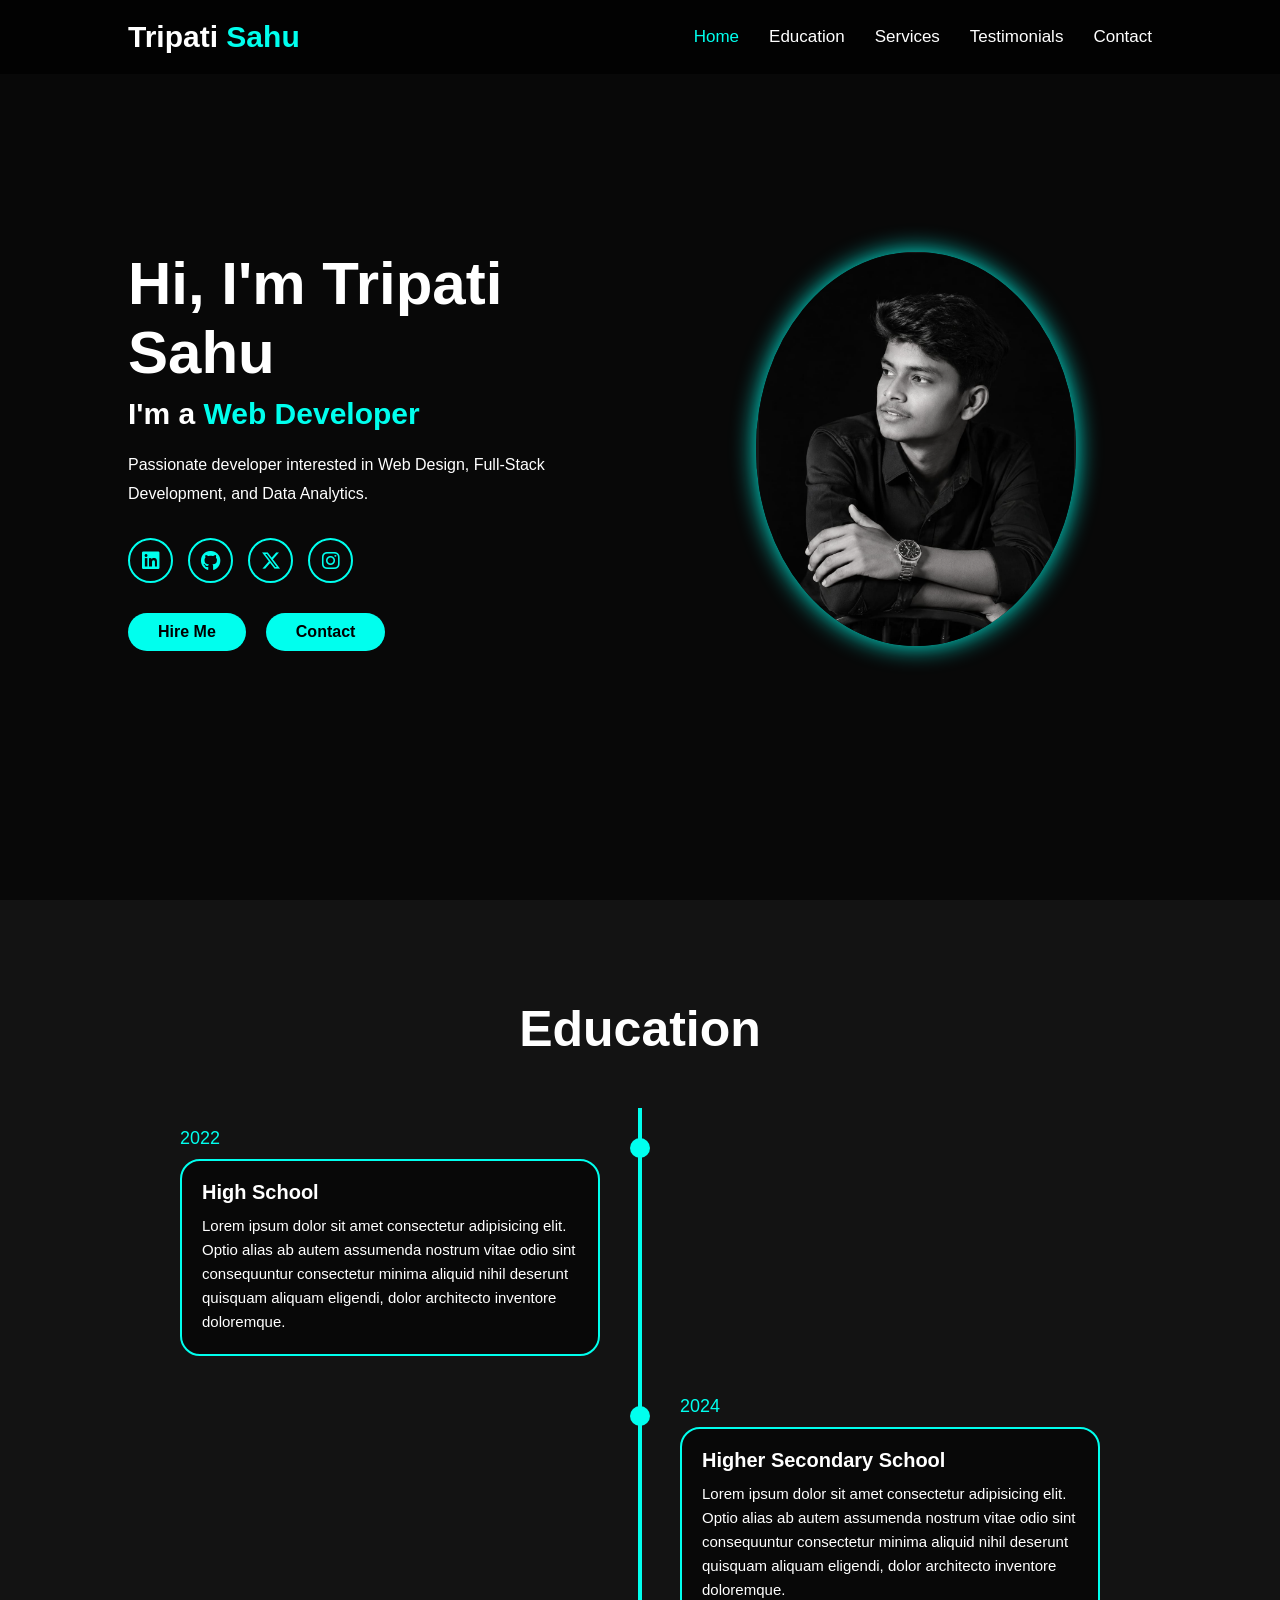
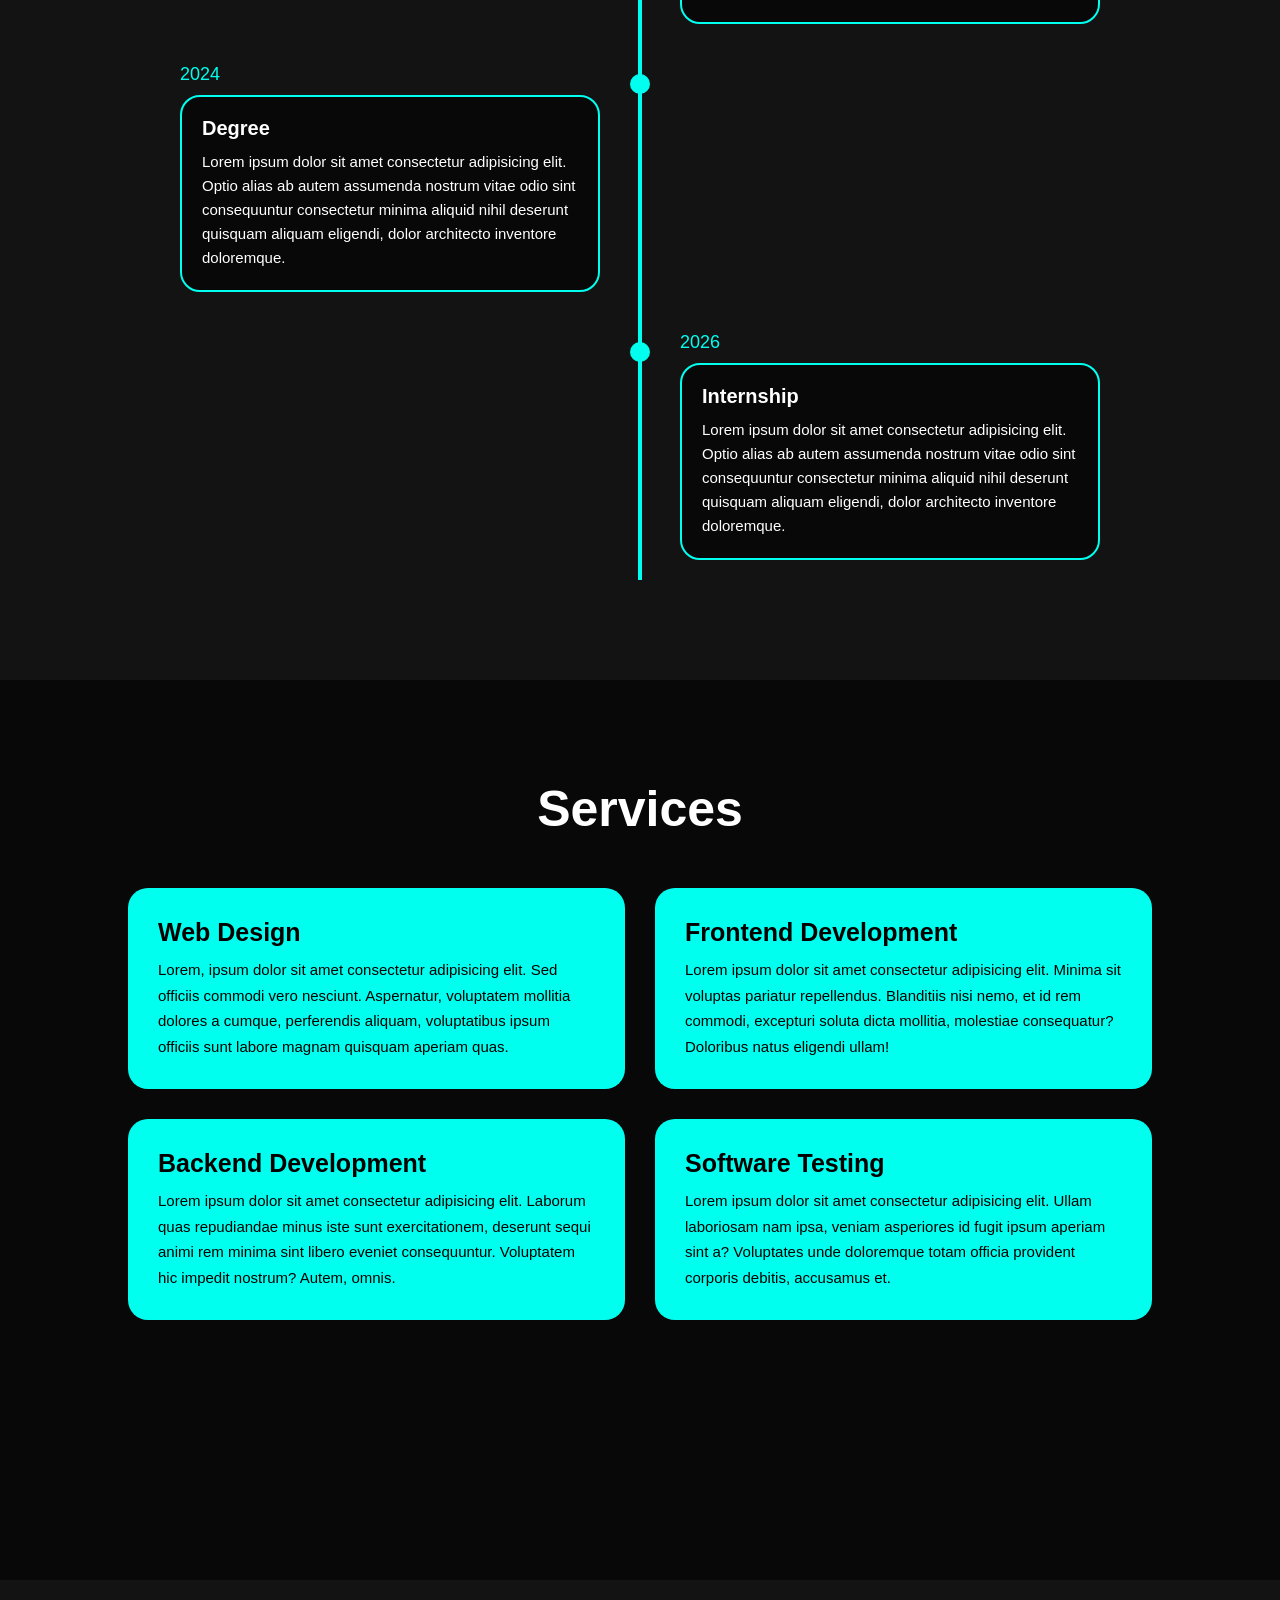
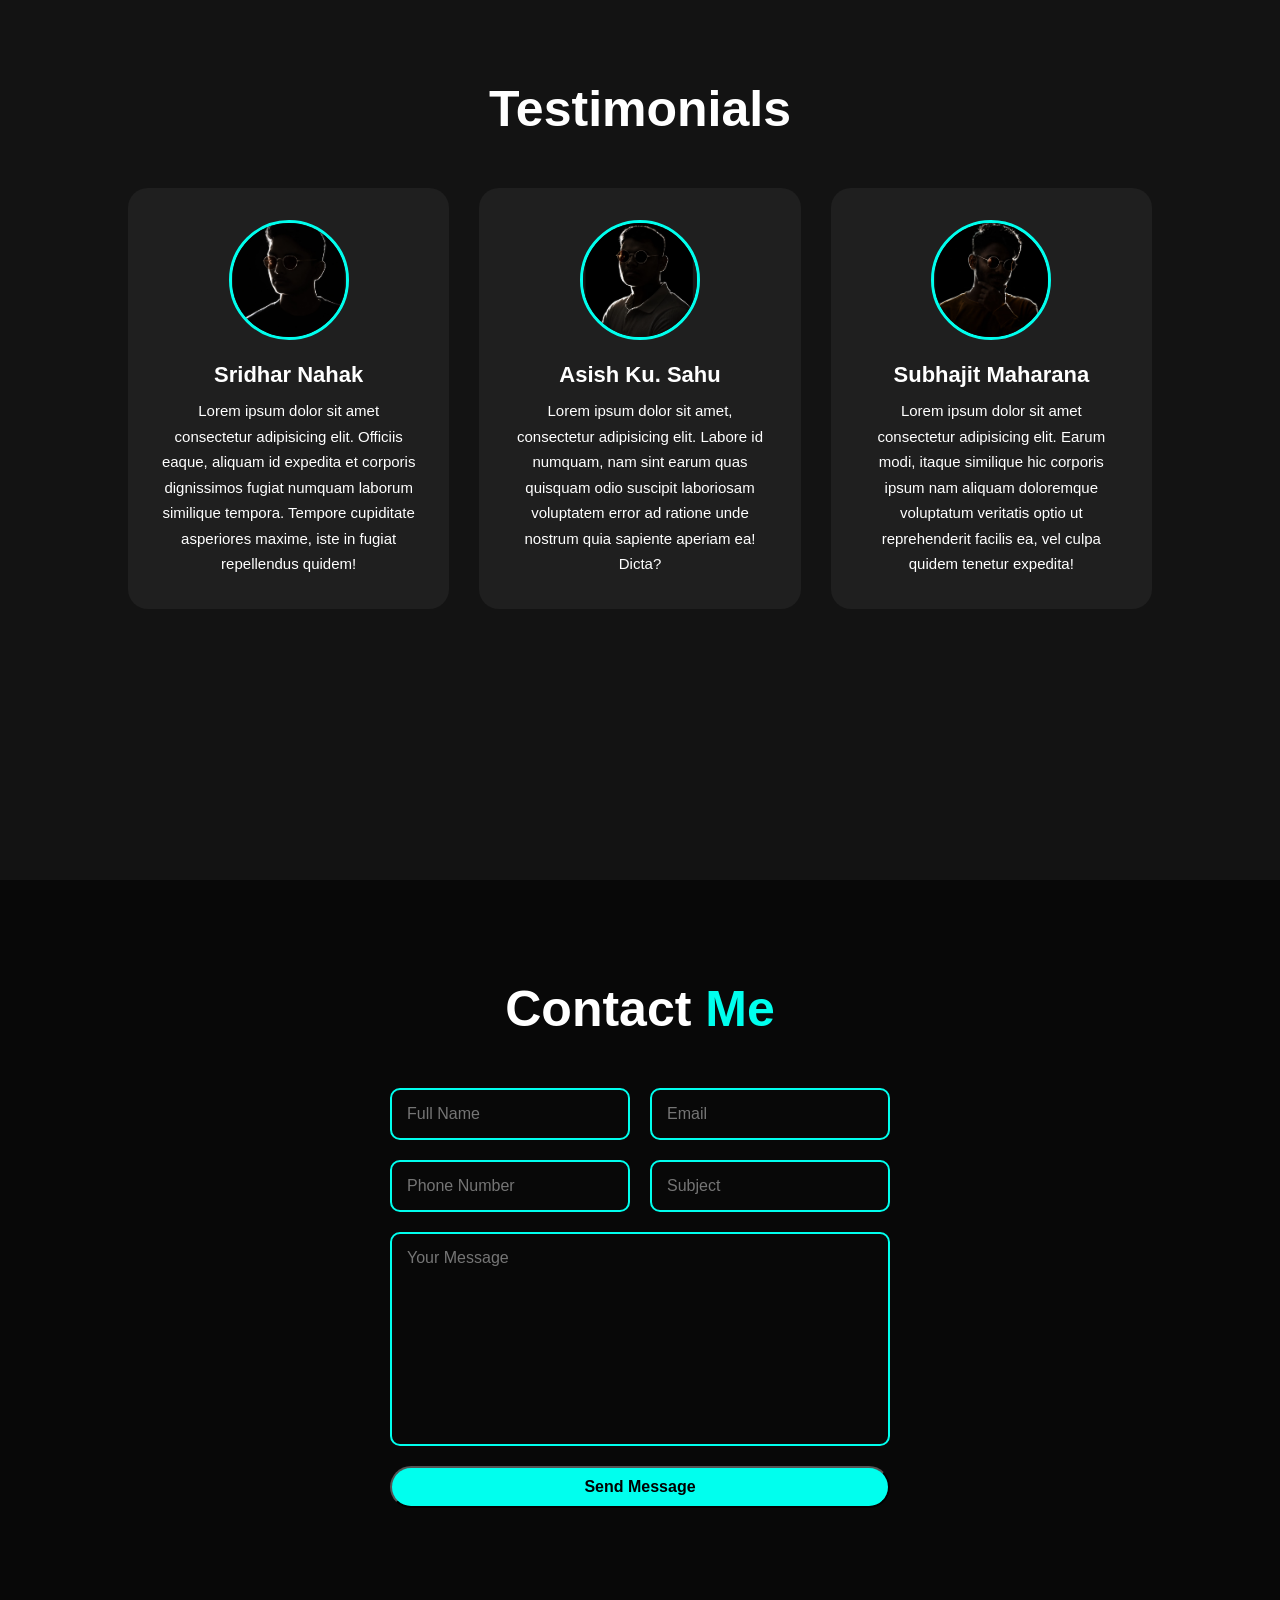
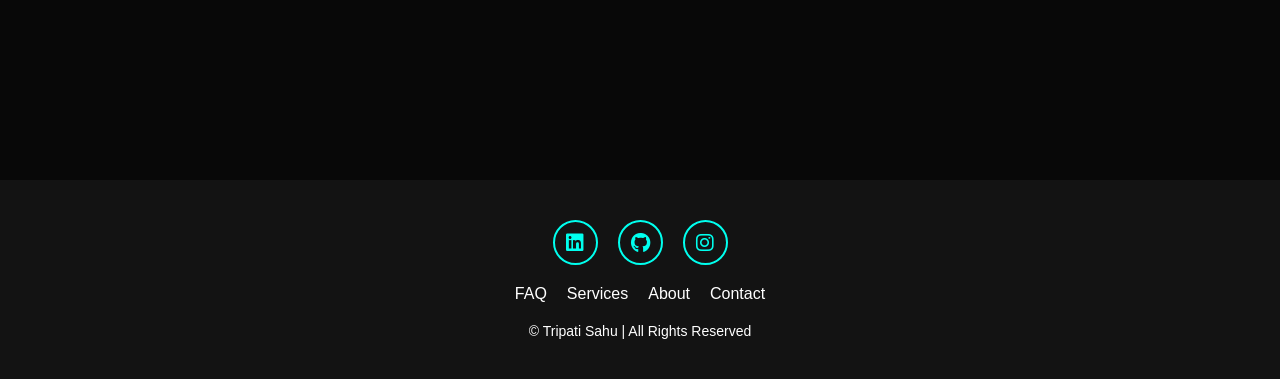
<file: index.html>
<!DOCTYPE html>
<html lang="en">
<head>
  <meta charset="UTF-8" />
  <meta name="viewport" content="width=device-width, initial-scale=1.0"/>
  <title>Responsive Portfolio</title>
   <link rel="stylesheet" href="portfolio2.css">
  <link rel="stylesheet"
  href="https://cdnjs.cloudflare.com/ajax/libs/font-awesome/6.5.1/css/all.min.css"/>

  
</head>

<body>

  <!-- HEADER -->

  <header class="header">

    <a href="#" class="logo">
      Tripati <span>Sahu</span>
    </a>

    <i class="fa-solid fa-bars" id="menu-icon"></i>

    <nav class="navbar">
      <a href="#home" class="active">Home</a>
      <a href="#education">Education</a>
      <a href="#services">Services</a>
      <a href="#testimonials">Testimonials</a>
      <a href="#contact">Contact</a>
    </nav>

  </header>

  <!-- HOME -->

  <section class="home" id="home">

    <div class="home-content">

      <h1>Hi, I'm Tripati Sahu</h1>

      <h3>I'm a <span>Web Developer</span></h3>

      <p>
        Passionate developer interested in Web Design,
        Full-Stack Development, and Data Analytics.
      </p>

      <div class="social-icons">
        <a href="#"><i class="fa-brands fa-linkedin"></i></a>
        <a href="#"><i class="fa-brands fa-github"></i></a>
        <a href="#"><i class="fa-brands fa-x-twitter"></i></a>
        <a href="#"><i class="fa-brands fa-instagram"></i></a>
      </div>

      <div class="btn-group">
        <a href="#" class="btn">Hire Me</a>
        <a href="#" class="btn">Contact</a>
      </div>

    </div>

    <div class="home-img">
      <img src="personal.png" alt="">
    </div>

  </section>

  <!-- EDUCATION -->

  <section class="education" id="education">



    <h2 class="heading">Education</h2>

        <div class="timeline-items">

            <div class="timeline-item">
                <div class="timeline-dot"></div>
                <div class="timeline-date">2022</div>
                <div class="timeline-content"><h3>High School</h3><p>Lorem ipsum dolor sit amet consectetur adipisicing elit. Optio alias ab autem assumenda nostrum vitae odio sint consequuntur consectetur minima aliquid nihil deserunt quisquam aliquam eligendi, dolor architecto inventore doloremque.</p></div>
            </div>

            <div class="timeline-item">
                <div class="timeline-dot"></div>
                <div class="timeline-date">2024</div>
                <div class="timeline-content"><h3>Higher Secondary School</h3><p>Lorem ipsum dolor sit amet consectetur adipisicing elit. Optio alias ab autem assumenda nostrum vitae odio sint consequuntur consectetur minima aliquid nihil deserunt quisquam aliquam eligendi, dolor architecto inventore doloremque.</p></div>
            </div>

            <div class="timeline-item">
                <div class="timeline-dot"></div>
                <div class="timeline-date">2024</div>
                <div class="timeline-content"><h3>Degree</h3><p>Lorem ipsum dolor sit amet consectetur adipisicing elit. Optio alias ab autem assumenda nostrum vitae odio sint consequuntur consectetur minima aliquid nihil deserunt quisquam aliquam eligendi, dolor architecto inventore doloremque.</p></div>
            </div>

            <div class="timeline-item">
                <div class="timeline-dot"></div>
                <div class="timeline-date">2026</div>
                <div class="timeline-content"><h3>Internship</h3><p>Lorem ipsum dolor sit amet consectetur adipisicing elit. Optio alias ab autem assumenda nostrum vitae odio sint consequuntur consectetur minima aliquid nihil deserunt quisquam aliquam eligendi, dolor architecto inventore doloremque.</p></div>
            </div>
        </div>  


  </section>

  <!-- SERVICES -->

  <section class="services" id="services">

    <h2 class="heading">Services</h2>

    <div class="service-container">

      <div class="service-box">
        <div class="service-info">
          <h4>Web Design</h4>
          <p>Lorem, ipsum dolor sit amet consectetur adipisicing elit. Sed officiis commodi vero nesciunt. Aspernatur, voluptatem mollitia dolores a cumque, perferendis aliquam, voluptatibus ipsum officiis sunt labore magnam quisquam aperiam quas.</p>
        </div>
      </div>

      <div class="service-box">
        <div class="service-info">
          <h4>Frontend Development</h4>
          <p>Lorem ipsum dolor sit amet consectetur adipisicing elit. Minima sit voluptas pariatur repellendus. Blanditiis nisi nemo, et id rem commodi, excepturi soluta dicta mollitia, molestiae consequatur? Doloribus natus eligendi ullam!</p>
        </div>
      </div>

      <div class="service-box">
        <div class="service-info">
          <h4>Backend Development</h4>
          <p>Lorem ipsum dolor sit amet consectetur adipisicing elit. Laborum quas repudiandae minus iste sunt exercitationem, deserunt sequi animi rem minima sint libero eveniet consequuntur. Voluptatem hic impedit nostrum? Autem, omnis.</p>
        </div>
      </div>

      <div class="service-box">
        <div class="service-info">
          <h4>Software Testing</h4>
          <p>Lorem ipsum dolor sit amet consectetur adipisicing elit. Ullam laboriosam nam ipsa, veniam asperiores id fugit ipsum aperiam sint a? Voluptates unde doloremque totam officia provident corporis debitis, accusamus et.</p>
        </div>
      </div>

    </div>

  </section>

  <!-- TESTIMONIALS -->

  <section class="testimonials" id="testimonials">

    <h2 class="heading">Testimonials</h2>

    <div class="wrapper">

      <div class="testimonial-item">
        <img src="sridhar.png" alt="">
        <h2>Sridhar Nahak</h2>
        <p>Lorem ipsum dolor sit amet consectetur adipisicing elit. Officiis eaque, aliquam id expedita et corporis dignissimos fugiat numquam laborum similique tempora. Tempore cupiditate asperiores maxime, iste in fugiat repellendus quidem!</p>
      </div>

      <div class="testimonial-item">
        <img src="jod.png" alt="">
        <h2>Asish Ku. Sahu</h2>
        <p>Lorem ipsum dolor sit amet, consectetur adipisicing elit. Labore id numquam, nam sint earum quas quisquam odio suscipit laboriosam voluptatem error ad ratione unde nostrum quia sapiente aperiam ea! Dicta?</p>
      </div>

      <div class="testimonial-item">
        <img src="macha.png" alt="machaa">
        <h2>Subhajit Maharana</h2>
        <p>Lorem ipsum dolor sit amet consectetur adipisicing elit. Earum modi, itaque similique hic corporis ipsum nam aliquam doloremque voluptatum veritatis optio ut reprehenderit facilis ea, vel culpa quidem tenetur expedita!</p>
      </div>

    </div>

  </section>

  <!-- CONTACT -->

  <section class="contact" id="contact">

    <h2 class="heading">Contact <span>Me</span></h2>

    <form>

      <div class="input-box">
        <input type="text" placeholder="Full Name">
        <input type="email" placeholder="Email">
      </div>

      <div class="input-box">
        <input type="number" placeholder="Phone Number">
        <input type="text" placeholder="Subject">
      </div>

      <textarea rows="10" placeholder="Your Message"></textarea>

      <input type="submit" value="Send Message" class="btn">

    </form>

  </section>

  <!-- FOOTER -->

  <footer class="footer">

    <div class="social">
      <a href="#"><i class="fa-brands fa-linkedin"></i></a>
      <a href="#"><i class="fa-brands fa-github"></i></a>
      <a href="#"><i class="fa-brands fa-instagram"></i></a>
    </div>

    <ul>
      <li><a href="#">FAQ</a></li>
      <li><a href="#">Services</a></li>
      <li><a href="#">About</a></li>
      <li><a href="#">Contact</a></li>
    </ul>

    <p class="copyright">
      © Tripati Sahu | All Rights Reserved
    </p>

  </footer>

  <!-- JAVASCRIPT -->

  <script src="portfolio.js"></script>

</body>
</html>
</file>
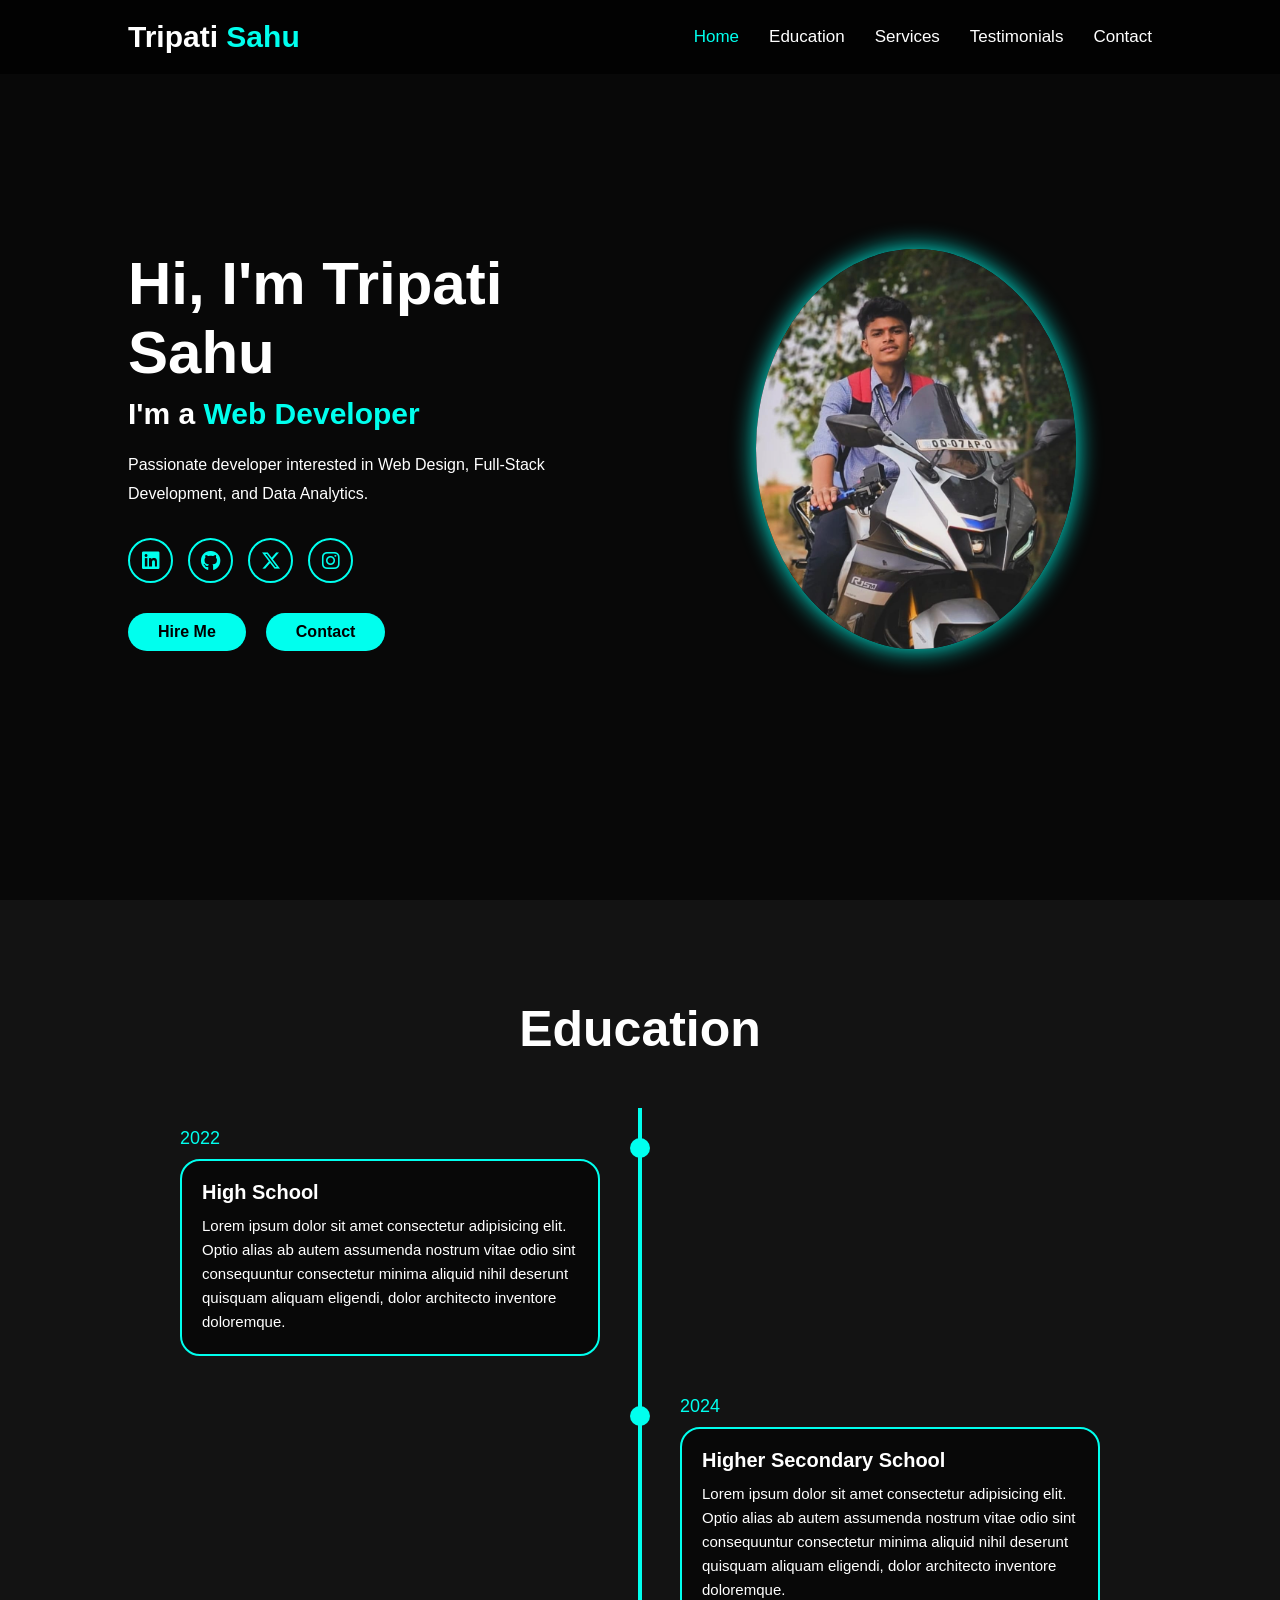
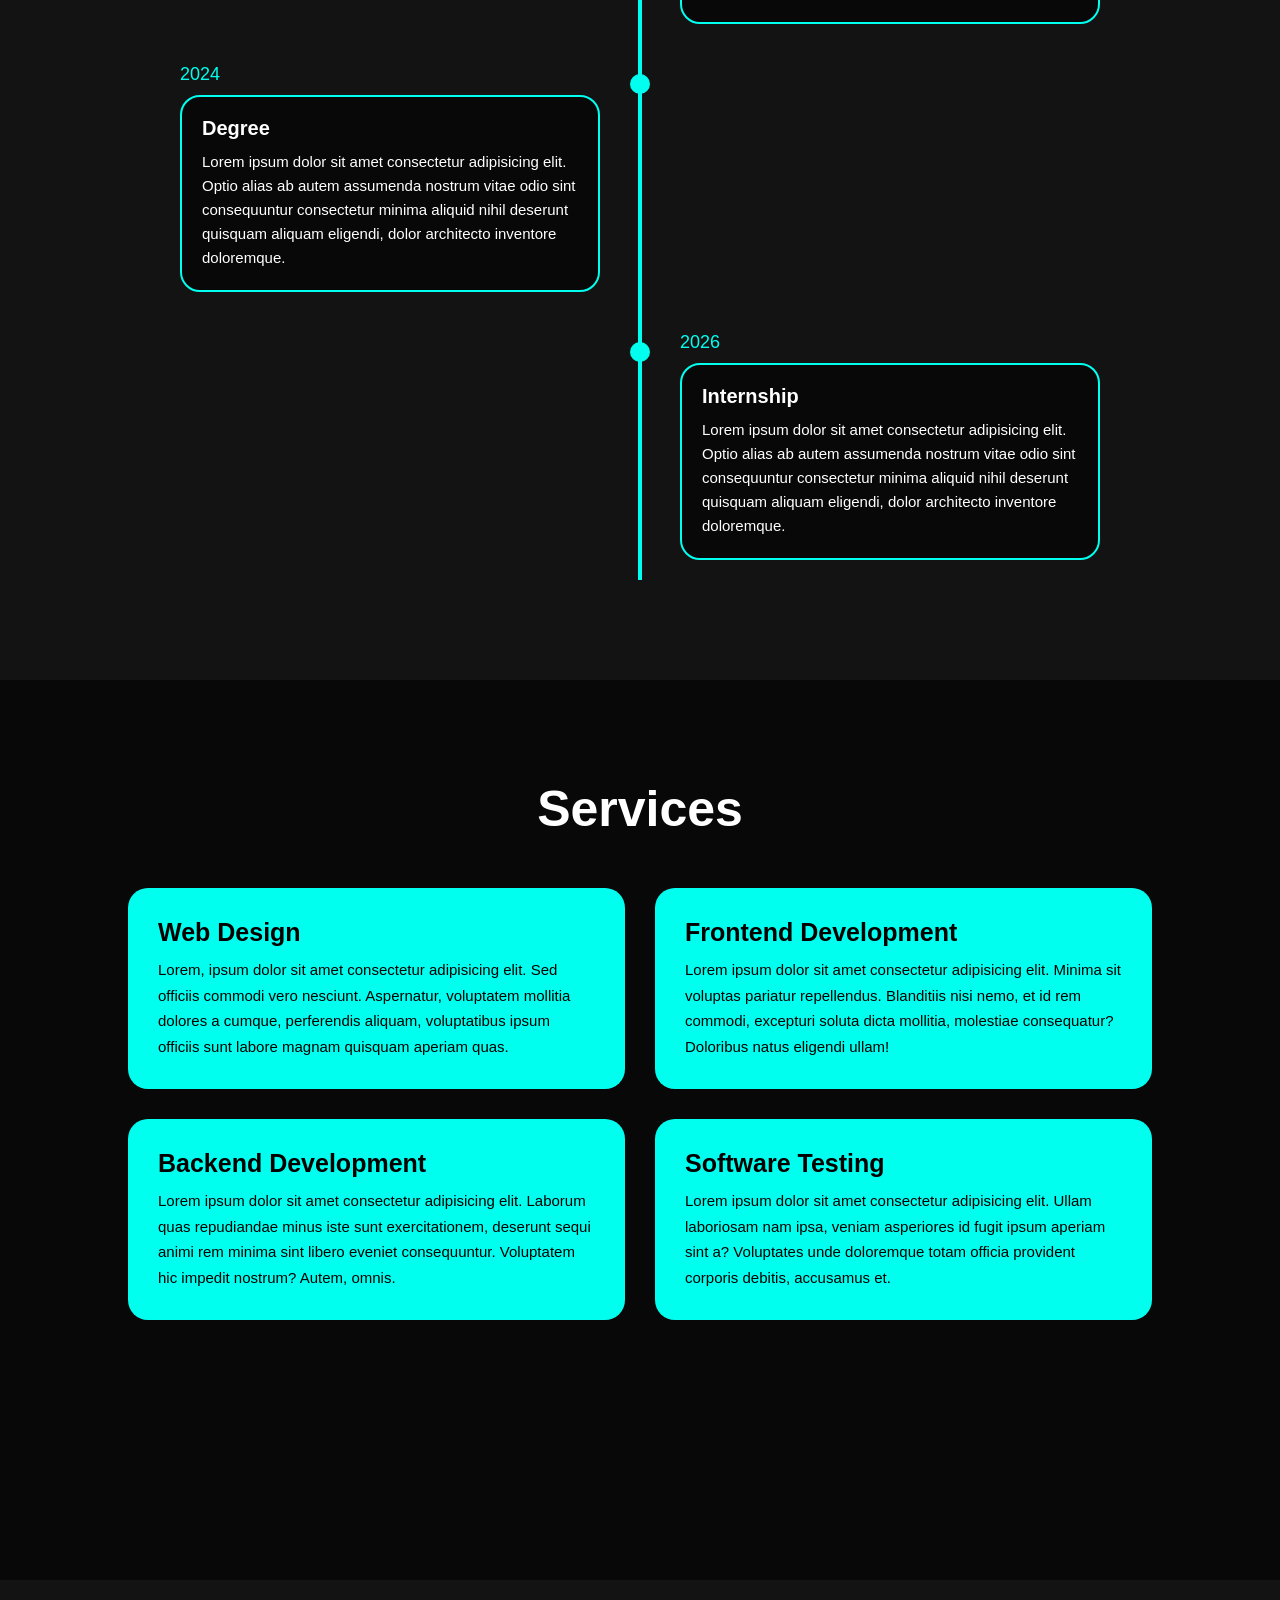
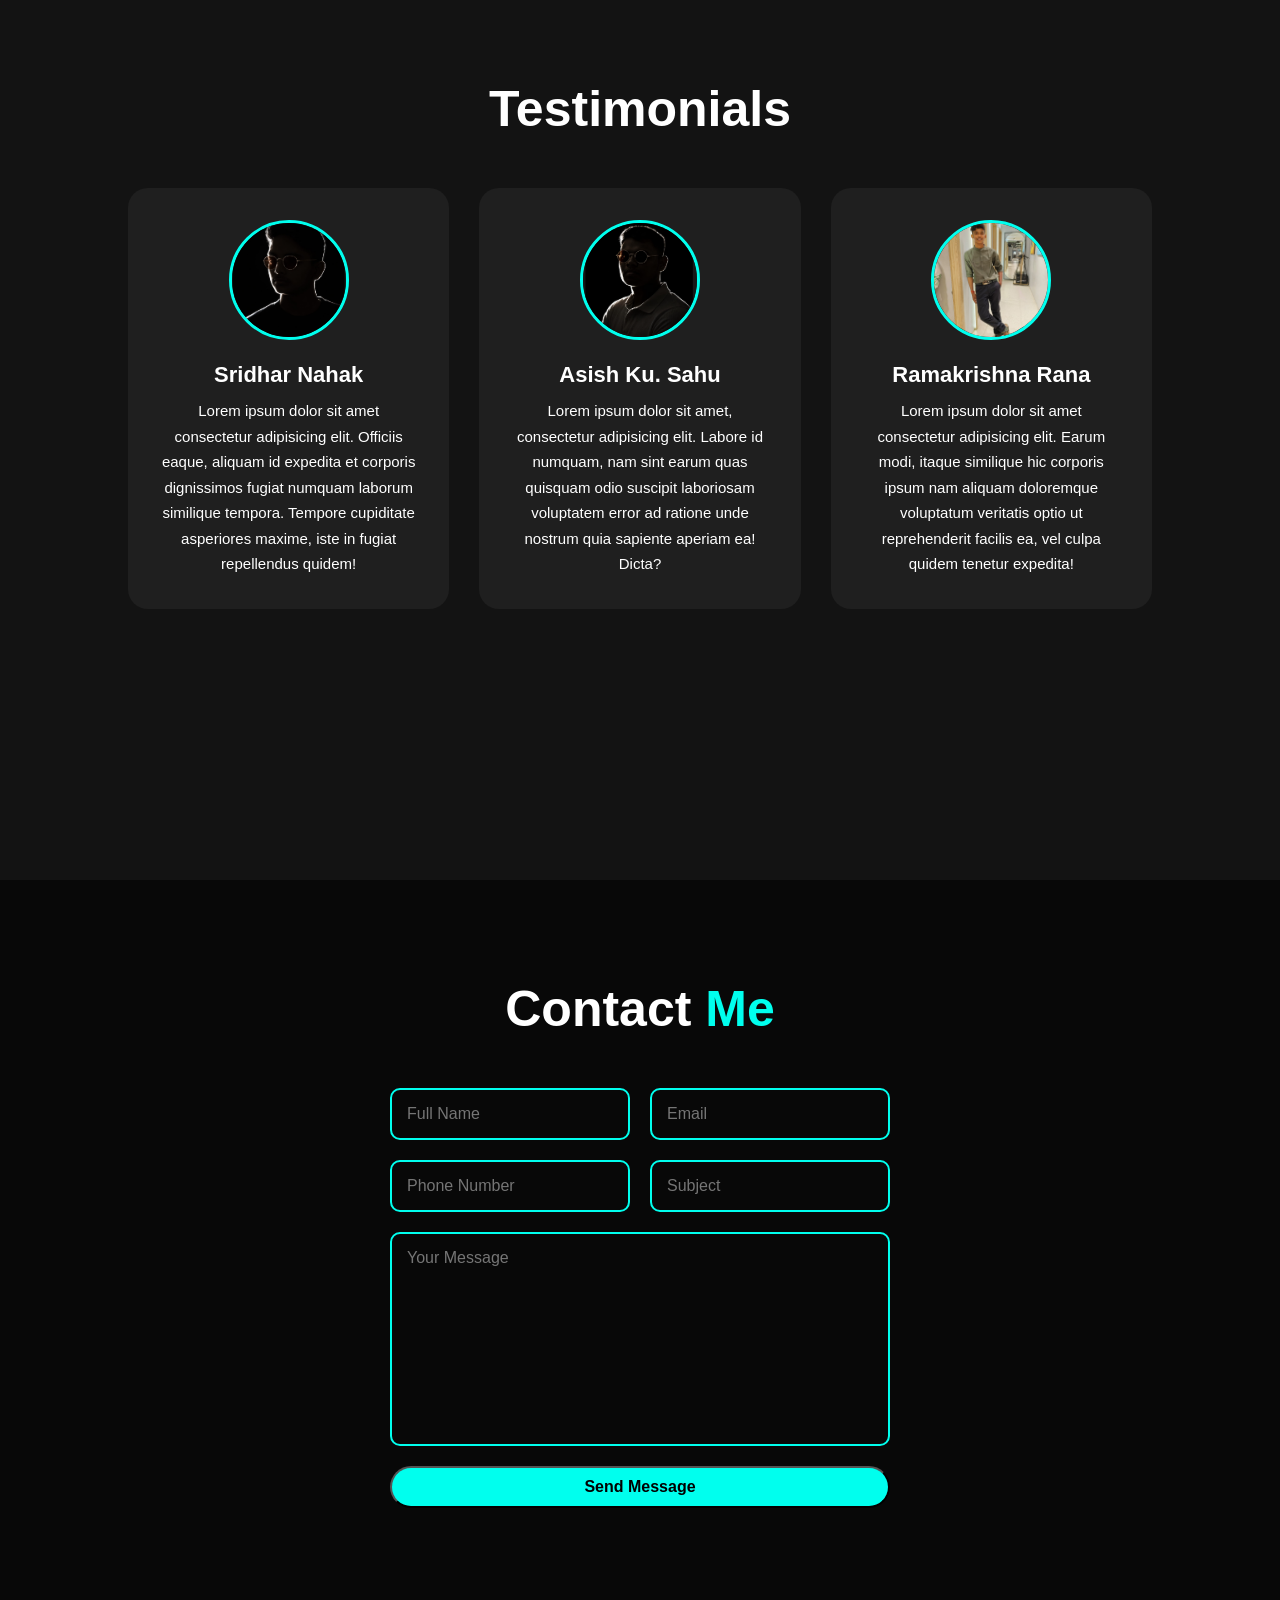
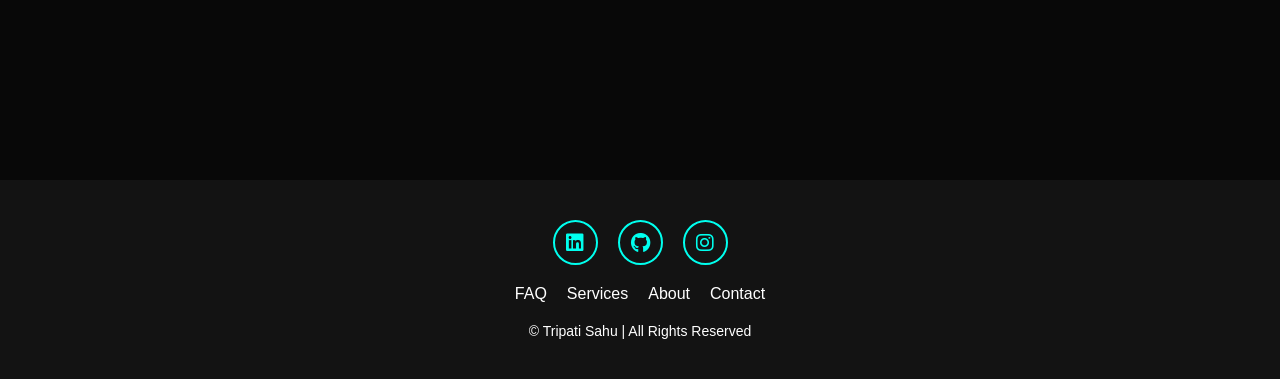
<file: portfolio2.html>
<!DOCTYPE html>
<html lang="en">
<head>
  <meta charset="UTF-8" />
  <meta name="viewport" content="width=device-width, initial-scale=1.0"/>
  <title>Responsive Portfolio</title>
   <link rel="stylesheet" href="portfolio2.css">
  <link rel="stylesheet"
  href="https://cdnjs.cloudflare.com/ajax/libs/font-awesome/6.5.1/css/all.min.css"/>

  
</head>

<body>

  <!-- HEADER -->

  <header class="header">

    <a href="#" class="logo">
      Tripati <span>Sahu</span>
    </a>

    <i class="fa-solid fa-bars" id="menu-icon"></i>

    <nav class="navbar">
      <a href="#home" class="active">Home</a>
      <a href="#education">Education</a>
      <a href="#services">Services</a>
      <a href="#testimonials">Testimonials</a>
      <a href="#contact">Contact</a>
    </nav>

  </header>

  <!-- HOME -->

  <section class="home" id="home">

    <div class="home-content">

      <h1>Hi, I'm Tripati Sahu</h1>

      <h3>I'm a <span>Web Developer</span></h3>

      <p>
        Passionate developer interested in Web Design,
        Full-Stack Development, and Data Analytics.
      </p>

      <div class="social-icons">
        <a href="#"><i class="fa-brands fa-linkedin"></i></a>
        <a href="#"><i class="fa-brands fa-github"></i></a>
        <a href="#"><i class="fa-brands fa-x-twitter"></i></a>
        <a href="#"><i class="fa-brands fa-instagram"></i></a>
      </div>

      <div class="btn-group">
        <a href="#" class="btn">Hire Me</a>
        <a href="#" class="btn">Contact</a>
      </div>

    </div>

    <div class="home-img">
      <img src="mine.jpeg" alt="">
    </div>

  </section>

  <!-- EDUCATION -->

  <section class="education" id="education">



    <h2 class="heading">Education</h2>

        <div class="timeline-items">

            <div class="timeline-item">
                <div class="timeline-dot"></div>
                <div class="timeline-date">2022</div>
                <div class="timeline-content"><h3>High School</h3><p>Lorem ipsum dolor sit amet consectetur adipisicing elit. Optio alias ab autem assumenda nostrum vitae odio sint consequuntur consectetur minima aliquid nihil deserunt quisquam aliquam eligendi, dolor architecto inventore doloremque.</p></div>
            </div>

            <div class="timeline-item">
                <div class="timeline-dot"></div>
                <div class="timeline-date">2024</div>
                <div class="timeline-content"><h3>Higher Secondary School</h3><p>Lorem ipsum dolor sit amet consectetur adipisicing elit. Optio alias ab autem assumenda nostrum vitae odio sint consequuntur consectetur minima aliquid nihil deserunt quisquam aliquam eligendi, dolor architecto inventore doloremque.</p></div>
            </div>

            <div class="timeline-item">
                <div class="timeline-dot"></div>
                <div class="timeline-date">2024</div>
                <div class="timeline-content"><h3>Degree</h3><p>Lorem ipsum dolor sit amet consectetur adipisicing elit. Optio alias ab autem assumenda nostrum vitae odio sint consequuntur consectetur minima aliquid nihil deserunt quisquam aliquam eligendi, dolor architecto inventore doloremque.</p></div>
            </div>

            <div class="timeline-item">
                <div class="timeline-dot"></div>
                <div class="timeline-date">2026</div>
                <div class="timeline-content"><h3>Internship</h3><p>Lorem ipsum dolor sit amet consectetur adipisicing elit. Optio alias ab autem assumenda nostrum vitae odio sint consequuntur consectetur minima aliquid nihil deserunt quisquam aliquam eligendi, dolor architecto inventore doloremque.</p></div>
            </div>
        </div>  


  </section>

  <!-- SERVICES -->

  <section class="services" id="services">

    <h2 class="heading">Services</h2>

    <div class="service-container">

      <div class="service-box">
        <div class="service-info">
          <h4>Web Design</h4>
          <p>Lorem, ipsum dolor sit amet consectetur adipisicing elit. Sed officiis commodi vero nesciunt. Aspernatur, voluptatem mollitia dolores a cumque, perferendis aliquam, voluptatibus ipsum officiis sunt labore magnam quisquam aperiam quas.</p>
        </div>
      </div>

      <div class="service-box">
        <div class="service-info">
          <h4>Frontend Development</h4>
          <p>Lorem ipsum dolor sit amet consectetur adipisicing elit. Minima sit voluptas pariatur repellendus. Blanditiis nisi nemo, et id rem commodi, excepturi soluta dicta mollitia, molestiae consequatur? Doloribus natus eligendi ullam!</p>
        </div>
      </div>

      <div class="service-box">
        <div class="service-info">
          <h4>Backend Development</h4>
          <p>Lorem ipsum dolor sit amet consectetur adipisicing elit. Laborum quas repudiandae minus iste sunt exercitationem, deserunt sequi animi rem minima sint libero eveniet consequuntur. Voluptatem hic impedit nostrum? Autem, omnis.</p>
        </div>
      </div>

      <div class="service-box">
        <div class="service-info">
          <h4>Software Testing</h4>
          <p>Lorem ipsum dolor sit amet consectetur adipisicing elit. Ullam laboriosam nam ipsa, veniam asperiores id fugit ipsum aperiam sint a? Voluptates unde doloremque totam officia provident corporis debitis, accusamus et.</p>
        </div>
      </div>

    </div>

  </section>

  <!-- TESTIMONIALS -->

  <section class="testimonials" id="testimonials">

    <h2 class="heading">Testimonials</h2>

    <div class="wrapper">

      <div class="testimonial-item">
        <img src="sridhar.png" alt="">
        <h2>Sridhar Nahak</h2>
        <p>Lorem ipsum dolor sit amet consectetur adipisicing elit. Officiis eaque, aliquam id expedita et corporis dignissimos fugiat numquam laborum similique tempora. Tempore cupiditate asperiores maxime, iste in fugiat repellendus quidem!</p>
      </div>

      <div class="testimonial-item">
        <img src="jod.png" alt="">
        <h2>Asish Ku. Sahu</h2>
        <p>Lorem ipsum dolor sit amet, consectetur adipisicing elit. Labore id numquam, nam sint earum quas quisquam odio suscipit laboriosam voluptatem error ad ratione unde nostrum quia sapiente aperiam ea! Dicta?</p>
      </div>

      <div class="testimonial-item">
        <img src="chandan.jpg" alt="">
        <h2>Ramakrishna Rana</h2>
        <p>Lorem ipsum dolor sit amet consectetur adipisicing elit. Earum modi, itaque similique hic corporis ipsum nam aliquam doloremque voluptatum veritatis optio ut reprehenderit facilis ea, vel culpa quidem tenetur expedita!</p>
      </div>

    </div>

  </section>

  <!-- CONTACT -->

  <section class="contact" id="contact">

    <h2 class="heading">Contact <span>Me</span></h2>

    <form>

      <div class="input-box">
        <input type="text" placeholder="Full Name">
        <input type="email" placeholder="Email">
      </div>

      <div class="input-box">
        <input type="number" placeholder="Phone Number">
        <input type="text" placeholder="Subject">
      </div>

      <textarea rows="10" placeholder="Your Message"></textarea>

      <input type="submit" value="Send Message" class="btn">

    </form>

  </section>

  <!-- FOOTER -->

  <footer class="footer">

    <div class="social">
      <a href="#"><i class="fa-brands fa-linkedin"></i></a>
      <a href="#"><i class="fa-brands fa-github"></i></a>
      <a href="#"><i class="fa-brands fa-instagram"></i></a>
    </div>

    <ul>
      <li><a href="#">FAQ</a></li>
      <li><a href="#">Services</a></li>
      <li><a href="#">About</a></li>
      <li><a href="#">Contact</a></li>
    </ul>

    <p class="copyright">
      © Tripati Sahu | All Rights Reserved
    </p>

  </footer>

  <!-- JAVASCRIPT -->

  <script src="portfolio.js"></script>

</body>
</html>
</file>
<file: portfolio2.css>
*{
      margin:0;
      padding:0;
      box-sizing:border-box;
      text-decoration:none;
      list-style:none;
      scroll-behavior:smooth;
      font-family:'Poppins',sans-serif;
    }

    :root{
      --bg-color:#080808;
      --second-bg-color:#131313;
      --text-color:white;
      --main-color:#00ffee;
    }

    html{
      font-size:62.5%;
      overflow-x:hidden;
    }

    body{
      background:var(--bg-color);
      color:var(--text-color);
    }

    section{
      min-height:100vh;
      padding:10rem 10%;
    }

    /* HEADER */

    .header{
      position:fixed;
      width:100%;
      top:0;
      left:0;
      padding:2rem 10%;
      background:rgba(0,0,0,0.7);
      backdrop-filter:blur(10px);
      display:flex;
      justify-content:space-between;
      align-items:center;
      z-index:1000;
    }

    .logo{
      font-size:3rem;
      font-weight:700;
      color:white;
    }

    .logo span{
      color:var(--main-color);
    }

    .navbar{
      display:flex;
      gap:3rem;
    }

    .navbar a{
      color:white;
      font-size:1.7rem;
      transition:0.3s;
    }

    .navbar a:hover,
    .navbar a.active{
      color:var(--main-color);
    }

    #menu-icon{
      font-size:3rem;
      color:white;
      display:none;
      cursor:pointer;
    }

    /* HOME */

    .home{
      display:flex;
      align-items:center;
      justify-content:space-between;
      gap:8rem;
      flex-wrap:wrap;
    }

    .home-content{
      flex:1;
      min-width:300px;
    }

    .home-content h1{
      font-size:6rem;
      margin-bottom:1rem;
    }

    .home-content h3{
      font-size:3rem;
      margin-bottom:2rem;
    }

    .home-content span{
      color:var(--main-color);
    }

    .home-content p{
      font-size:1.6rem;
      line-height:1.8;
      margin-bottom:3rem;
    }

    .social-icons{
      display:flex;
      gap:1.5rem;
      margin-bottom:3rem;
      flex-wrap:wrap;
    }

    .social-icons a{
      width:45px;
      height:45px;
      display:flex;
      justify-content:center;
      align-items:center;
      border:2px solid var(--main-color);
      border-radius:50%;
      color:var(--main-color);
      font-size:2rem;
      transition:0.3s;
    }

    .social-icons a:hover{
      background:var(--main-color);
      color:black;
      transform:translateY(-5px);
    }

    .btn-group{
      display:flex;
      gap:2rem;
      flex-wrap:wrap;
    }

    .btn{
      padding:1rem 3rem;
      background:var(--main-color);
      color:black;
      border-radius:30px;
      font-size:1.6rem;
      font-weight:600;
      transition:0.3s;
    }

    .btn:hover{
      transform:scale(1.05);
      box-shadow:0 0 20px var(--main-color);
    }

    .home-img{
      flex:1;
      text-align:center;
      min-width:280px;
    }

    .home-img img{
      width:100%;
      max-width:320px;
      border-radius:50%;
      box-shadow:0 0 25px var(--main-color);
      transition:0.4s;
    }

    .home-img img:hover{
      box-shadow:
      0 0 25px var(--main-color),
      0 0 50px var(--main-color),
      0 0 100px var(--main-color);
    }

    /* HEADING */

    .heading{
      font-size:5rem;
      text-align:center;
      margin-bottom:5rem;
    }

    .heading span{
      color:var(--main-color);
    }

    /* EDUCATION */

    .education{
      background:var(--second-bg-color);
    }

    .timeline-items{
      max-width:1000px;
      margin:auto;
      position:relative;
    }

    .timeline-items::before{
      content:'';
      position:absolute;
      width:4px;
      height:100%;
      background:var(--main-color);
      left:50%;
      transform:translateX(-50%);
    }

    .timeline-item{
      position:relative;
      width:50%;
      padding:2rem 4rem;
    }

    .timeline-item:nth-child(odd){
      left:0;
      text-align:middle;
    }

    .timeline-item:nth-child(even){
      left:50%;
    }

    .timeline-dot{
      width:20px;
      height:20px;
      background:var(--main-color);
      border-radius:50%;
      position:absolute;
      top:30px;
      right:-10px;
    }

    .timeline-item:nth-child(even) .timeline-dot{
      left:-10px;
    }

    .timeline-content{
      background:var(--bg-color);
      padding:2rem;
      border-radius:20px;
      border:2px solid var(--main-color);
      transition:0.3s;
    }

    .timeline-content:hover{
      transform:scale(1.03);
    }

    .timeline-date{
      font-size:1.8rem;
      margin-bottom:1rem;
      color:var(--main-color);
    }

    .timeline-content h3{
      font-size:2rem;
      margin-bottom:1rem;
    }

    .timeline-content p{
      font-size:1.5rem;
      line-height:1.6;
    }

    /* SERVICES */

    .services{
      background:var(--bg-color);
    }

    .service-container{
      display:grid;
      grid-template-columns:repeat(2,1fr);
      gap:3rem;
    }

    .service-box{
      background:var(--main-color);
      color:black;
      padding:3rem;
      border-radius:20px;
      transition:0.3s;
    }

    .service-box:hover{
      transform:translateY(-10px);
    }

    .service-info h4{
      font-size:2.5rem;
      margin-bottom:1rem;
    }

    .service-info p{
      font-size:1.5rem;
      line-height:1.7;
    }

    /* TESTIMONIALS */

    .testimonials{
      background:var(--second-bg-color);
    }

    .wrapper{
      display:grid;
      grid-template-columns:repeat(3,1fr);
      gap:3rem;
    }

    .testimonial-item{
      background:rgba(255,255,255,0.05);
      padding:3rem;
      border-radius:20px;
      text-align:center;
      transition:0.3s;
      border:2px solid transparent;
    }

    .testimonial-item:hover{
      border-color:var(--main-color);
      transform:translateY(-10px);
    }

    .testimonial-item img{
      width:120px;
      height:120px;
      border-radius:50%;
      object-fit:cover;
      margin-bottom:2rem;
      border:3px solid var(--main-color);
    }

    .testimonial-item h2{
      font-size:2.2rem;
      margin-bottom:1rem;
    }

    .testimonial-item p{
      font-size:1.5rem;
      line-height:1.7;
    }

    /* CONTACT */

    .contact form{
      max-width:500px;
      margin:auto;
      display:flex;
      flex-direction:column;
      gap:2rem;
    }

    .input-box{
      display:flex;
      gap:2rem;
      flex-wrap:wrap;
    }

    .input-box input,
    textarea{
      flex:1;
      padding:1.5rem;
      border-radius:10px;
      border:2px solid var(--main-color);
      background:transparent;
      color:white;
      font-size:1.6rem;
    }

    textarea{
      resize:none;
    }

    /* FOOTER */

    .footer{
      background:var(--second-bg-color);
      padding:4rem 10%;
      text-align:center;
    }

    .footer .social{
      display:flex;
      justify-content:center;
      gap:2rem;
      margin-bottom:2rem;
      flex-wrap:wrap;
    }

    .footer .social a{
      width:45px;
      height:45px;
      border-radius:50%;
      border:2px solid var(--main-color);
      display:flex;
      justify-content:center;
      align-items:center;
      color:var(--main-color);
      font-size:2rem;
      transition:0.3s;
    }

    .footer .social a:hover{
      background:var(--main-color);
      color:black;
    }

    .footer ul{
      display:flex;
      justify-content:center;
      gap:2rem;
      flex-wrap:wrap;
      margin-bottom:2rem;
    }

    .footer ul a{
      color:white;
      font-size:1.6rem;
    }

    .copyright{
      font-size:1.4rem;
    }

    /* RESPONSIVE */

    @media(max-width:991px){

      html{
        font-size:55%;
      }

      .home{
        flex-direction:column-reverse;
        text-align:center;
      }

      .home-content{
        display:flex;
        flex-direction:column;
        align-items:center;
      }

      .service-container{
        grid-template-columns:1fr;
      }

      .wrapper{
        grid-template-columns:1fr;
      }

      .timeline-items::before{
        left:8px;
      }

      .timeline-item{
        width:100%;
        padding-left:4rem;
        padding-right:1rem;
        text-align:left !important;
        left:0 !important;
      }

      .timeline-dot{
        left:0;
      }
    }

    @media(max-width:768px){

      #menu-icon{
        display:block;
      }

      .navbar{
        position:absolute;
        top:100%;
        right:-100%;
        width:70%;
        background:#111;
        flex-direction:column;
        padding:3rem;
        transition:0.4s;
      }

      .navbar.active{
        right:0;
      }

      .home-content h1{
        font-size:4.5rem;
      }

      .home-content h3{
        font-size:2.5rem;
      }

      .heading{
        font-size:4rem;
      }

      .input-box{
        flex-direction:column;
      }

      .btn-group{
        justify-content:center;
      }
    }

    @media(max-width:480px){

      html{
        font-size:50%;
      }

      .header{
        padding:2rem 5%;
      }

      section{
        padding:10rem 5%;
      }

      .home-content h1{
        font-size:4rem;
      }

      .home-img img{
        max-width:250px;
      }
    }
</file>
